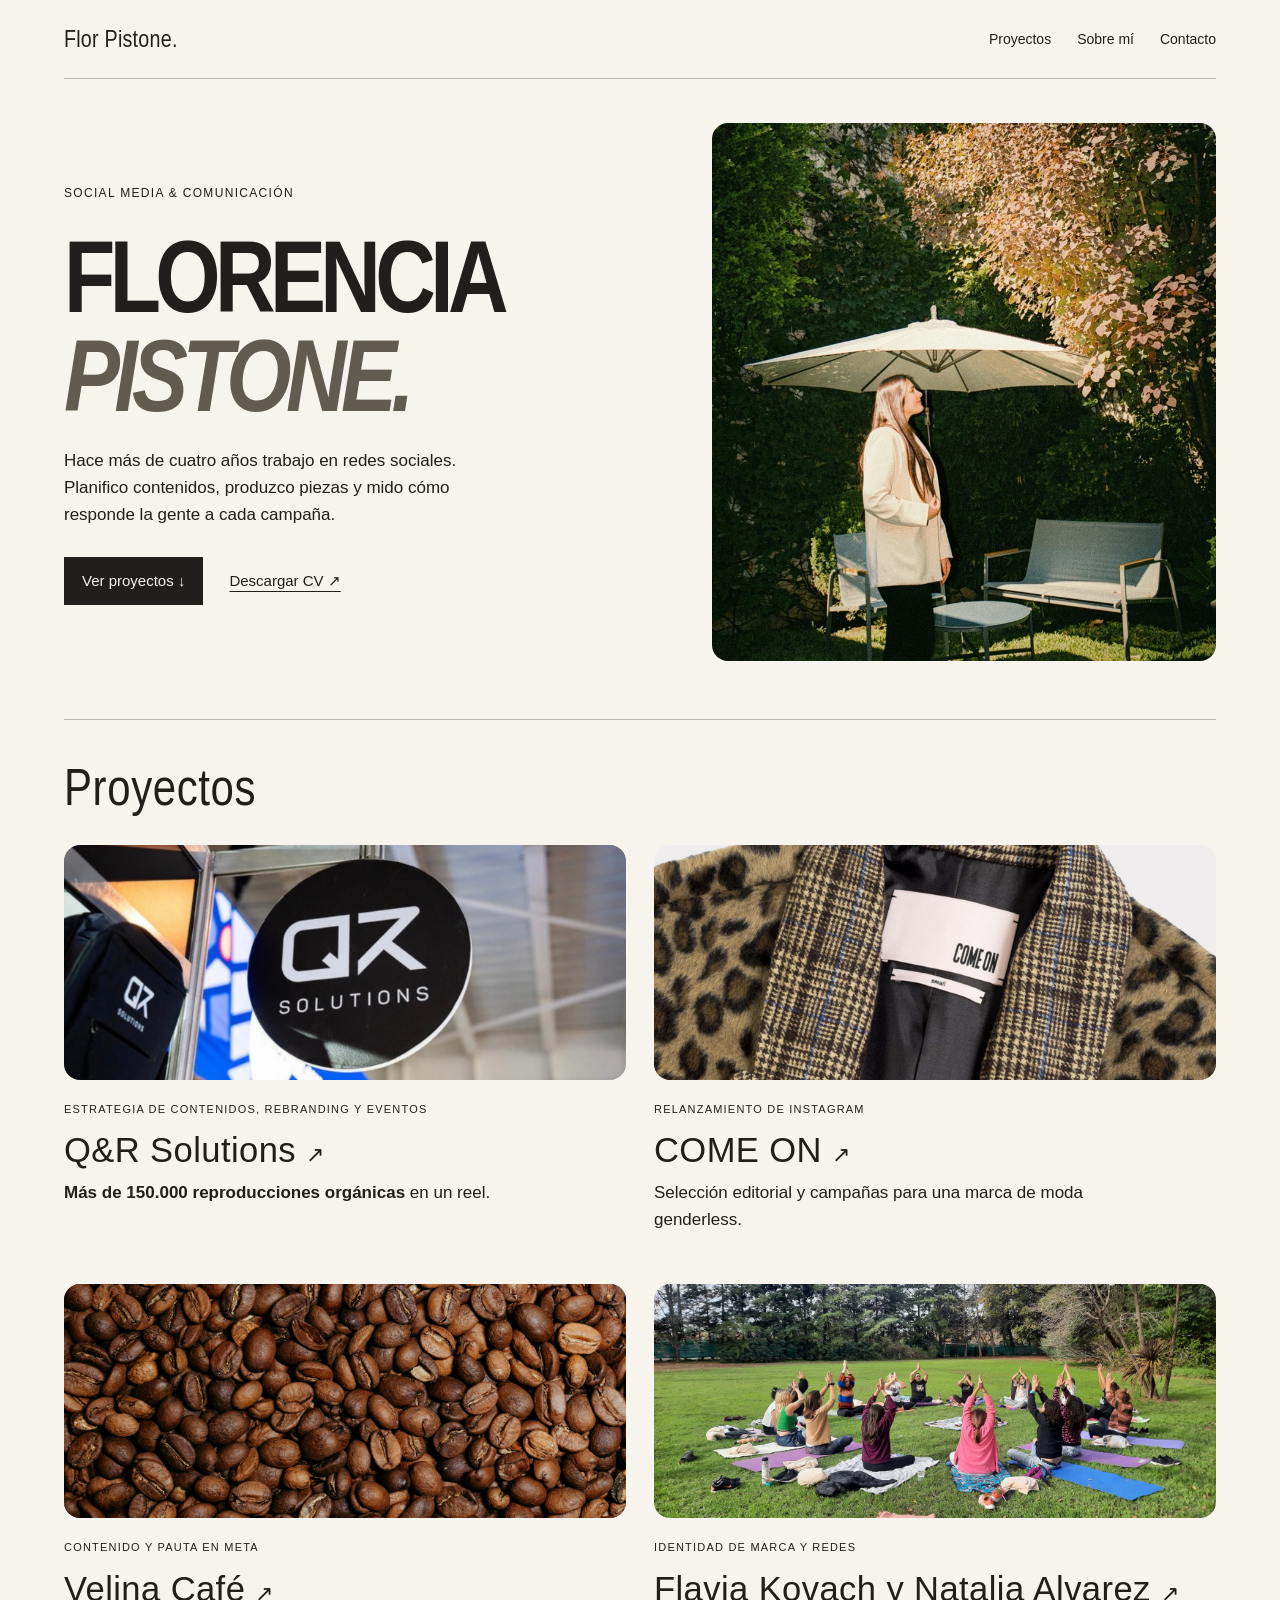
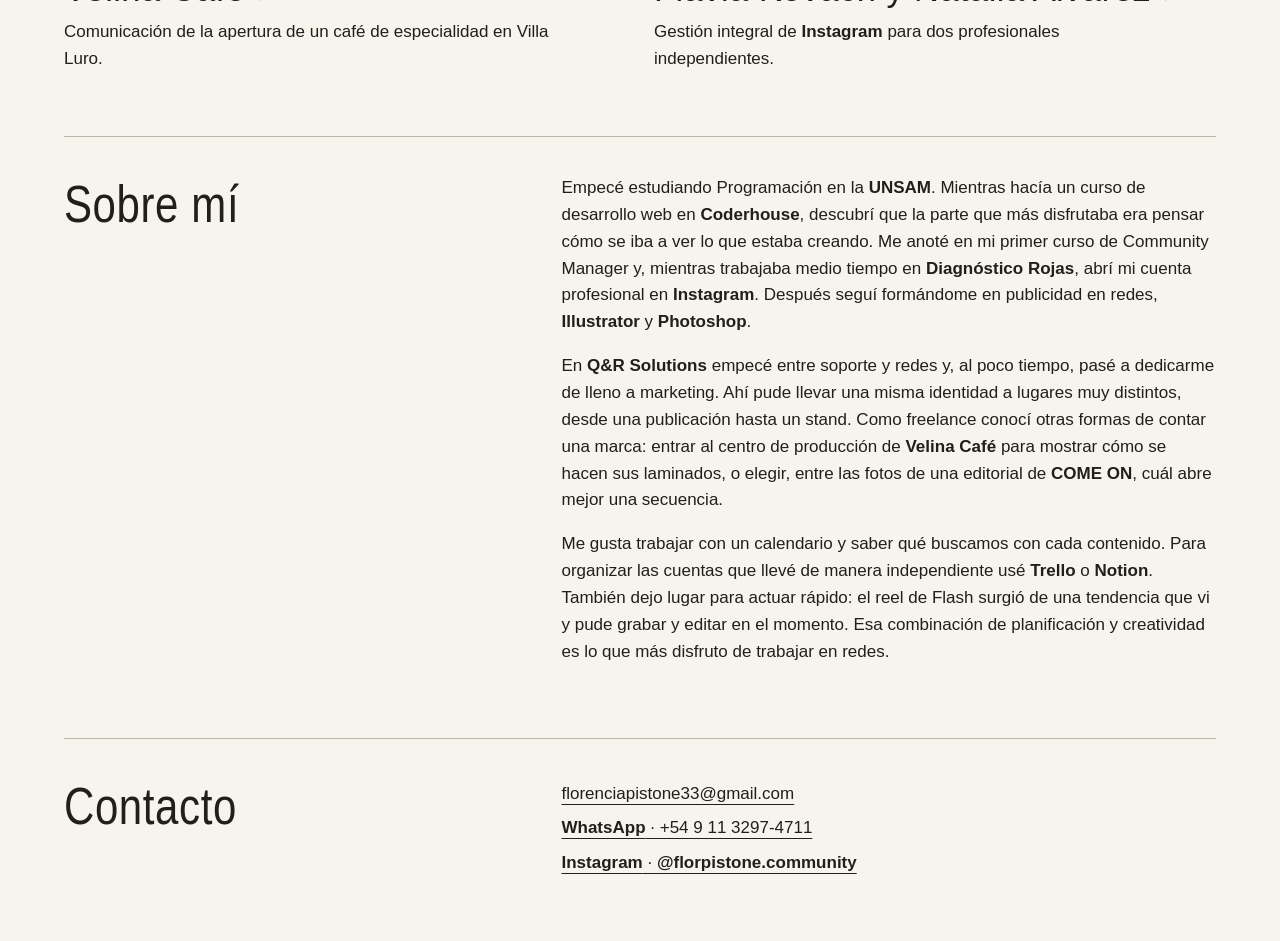
<file: index.html>
<!doctype html><html lang="es-AR"><meta charset="utf-8"><meta name="viewport" content="width=device-width,initial-scale=1"><title>Portfolio · Florencia Pistone</title><link rel="stylesheet" href="style.css"><header><a class="brand" href="index.html">Flor Pistone<span>.</span></a><nav><a href="index.html#proyectos">Proyectos</a><a href="index.html#sobre-mi">Sobre mí</a><a href="#contacto">Contacto</a></nav></header><main><section class="hero"><div><small>Social media & comunicación</small><h1>Florencia<br><em>Pistone.</em></h1><p>Hace más de cuatro años trabajo en redes sociales. Planifico contenidos, produzco piezas y mido cómo responde la gente a cada campaña.</p><div class="actions"><a class="button" href="#proyectos">Ver proyectos ↓</a><a href="CV-Florencia-Pistone.pdf" download>Descargar CV ↗</a></div></div><img loading="lazy" src="img/7566.webp" alt="Florencia Pistone en un jardín"></section><section id="proyectos"><h2>Proyectos</h2><div class="cards"><a class="card qr" href="qr.html"><div class="cover"><img loading="lazy" src="img/portada-qr.jpg" alt="Cartel del stand de Q&amp;R Solutions"></div><small>Estrategia de contenidos, rebranding y eventos</small><h3>Q&R Solutions <span>↗</span></h3><p><strong>Más de 150.000 reproducciones orgánicas</strong> en un reel.</p></a><a class="card come-on" href="come-on.html"><div class="cover"><img loading="lazy" src="img/portada-come-on.jpg" alt="Detalle de una prenda de COME ON"></div><small>Relanzamiento de Instagram</small><h3>COME ON <span>↗</span></h3><p>Selección editorial y campañas para una marca de moda genderless.</p></a><a class="card velina" href="velina.html"><div class="cover"><img loading="lazy" src="img/portada-velina.jpg" alt="Granos de café tostado"></div><small>Contenido y pauta en Meta</small><h3>Velina Café <span>↗</span></h3><p>Comunicación de la apertura de un café de especialidad en Villa Luro.</p></a><a class="card marcas-personales" href="marcas-personales.html"><div class="cover"><img loading="lazy" src="img/portada-marcas-personales.jpg" alt="Encuentro grupal en ronda"></div><small>Identidad de marca y redes</small><h3>Flavia Kovach y Natalia Alvarez <span>↗</span></h3><p>Gestión integral de <strong>Instagram</strong> para dos profesionales independientes.</p></a></div></section><section id="sobre-mi"><h2>Sobre mí</h2><div><p>Empecé estudiando Programación en la <strong>UNSAM</strong>. Mientras hacía un curso de desarrollo web en <strong>Coderhouse</strong>, descubrí que la parte que más disfrutaba era pensar cómo se iba a ver lo que estaba creando. Me anoté en mi primer curso de Community Manager y, mientras trabajaba medio tiempo en <strong>Diagnóstico Rojas</strong>, abrí mi cuenta profesional en <strong>Instagram</strong>. Después seguí formándome en publicidad en redes, <strong>Illustrator</strong> y <strong>Photoshop</strong>.</p>
<p>En <strong>Q&amp;R Solutions</strong> empecé entre soporte y redes y, al poco tiempo, pasé a dedicarme de lleno a marketing. Ahí pude llevar una misma identidad a lugares muy distintos, desde una publicación hasta un stand. Como freelance conocí otras formas de contar una marca: entrar al centro de producción de <strong>Velina Café</strong> para mostrar cómo se hacen sus laminados, o elegir, entre las fotos de una editorial de <strong>COME ON</strong>, cuál abre mejor una secuencia.</p>
<p>Me gusta trabajar con un calendario y saber qué buscamos con cada contenido. Para organizar las cuentas que llevé de manera independiente usé <strong>Trello</strong> o <strong>Notion</strong>. También dejo lugar para actuar rápido: el reel de Flash surgió de una tendencia que vi y pude grabar y editar en el momento. Esa combinación de planificación y creatividad es lo que más disfruto de trabajar en redes.</p></div></section></main><footer id="contacto"><h2>Contacto</h2><div><a href="mailto:florenciapistone33@gmail.com">florenciapistone33@gmail.com</a><br><a href="https://wa.me/5491132974711"><strong>WhatsApp</strong> · +54 9 11 3297-4711</a><br><a href="https://www.instagram.com/florpistone.community/"><strong>Instagram</strong> · <strong>@florpistone.community</strong></a></div></footer></html>
</file>
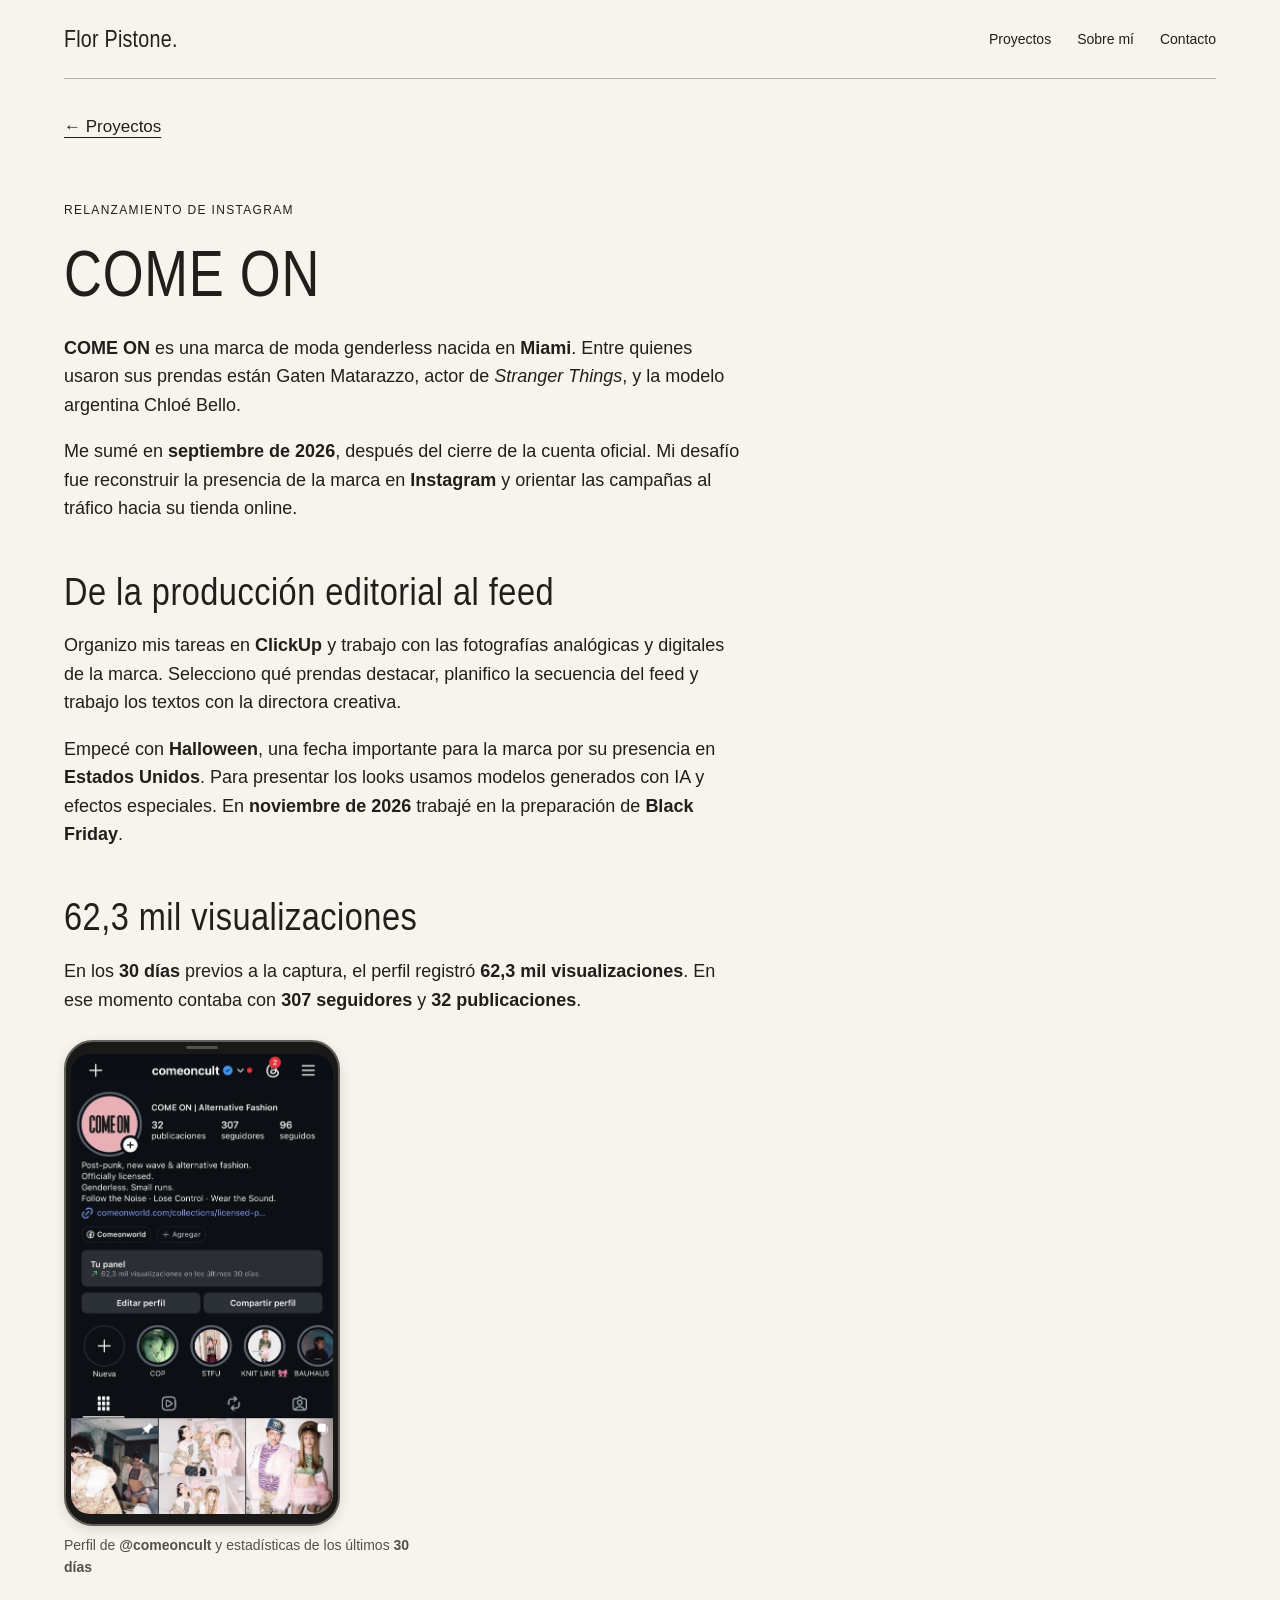
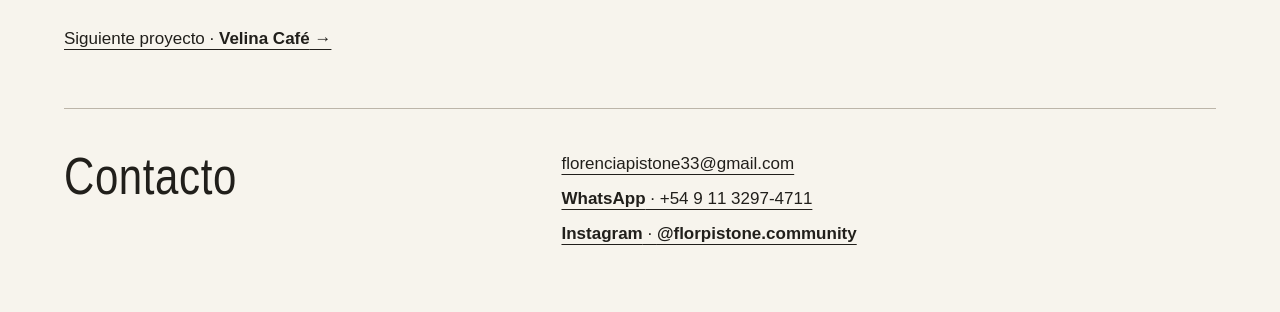
<file: come-on.html>
<!doctype html><html lang="es-AR"><meta charset="utf-8"><meta name="viewport" content="width=device-width,initial-scale=1"><title>COME ON · Florencia Pistone</title><link rel="stylesheet" href="style.css"><header><a class="brand" href="index.html">Flor Pistone<span>.</span></a><nav><a href="index.html#proyectos">Proyectos</a><a href="index.html#sobre-mi">Sobre mí</a><a href="#contacto">Contacto</a></nav></header><main><article><a href="index.html#proyectos">← Proyectos</a><div class="intro"><small>Relanzamiento de Instagram</small><h1>COME ON</h1></div><p><strong>COME ON</strong> es una marca de moda genderless nacida en <strong>Miami</strong>. Entre quienes usaron sus prendas están Gaten Matarazzo, actor de <em>Stranger Things</em>, y la modelo argentina Chloé Bello.</p><p>Me sumé en <strong>septiembre de 2026</strong>, después del cierre de la cuenta oficial. Mi desafío fue reconstruir la presencia de la marca en <strong>Instagram</strong> y orientar las campañas al tráfico hacia su tienda online.</p><h2>De la producción editorial al feed</h2><p>Organizo mis tareas en <strong>ClickUp</strong> y trabajo con las fotografías analógicas y digitales de la marca. Selecciono qué prendas destacar, planifico la secuencia del feed y trabajo los textos con la directora creativa.</p><p>Empecé con <strong>Halloween</strong>, una fecha importante para la marca por su presencia en <strong>Estados Unidos</strong>. Para presentar los looks usamos modelos generados con IA y efectos especiales. En <strong>noviembre de 2026</strong> trabajé en la preparación de <strong>Black Friday</strong>.</p><h2>62,3 mil visualizaciones</h2><p>En los <strong>30 días</strong> previos a la captura, el perfil registró <strong>62,3 mil visualizaciones</strong>. En ese momento contaba con <strong>307 seguidores</strong> y <strong>32 publicaciones</strong>.</p><div class="gallery"><figure><div class="phone-frame"><img loading="lazy" src="img/3244.webp" alt="Perfil de @comeoncult y estadísticas de los últimos 30 días"></div><figcaption>Perfil de <strong>@comeoncult</strong> y estadísticas de los últimos <strong>30 días</strong></figcaption></figure></div><a class="next" href="velina.html">Siguiente proyecto · <strong>Velina Café</strong> →</a></article></main><footer id="contacto"><h2>Contacto</h2><div><a href="mailto:florenciapistone33@gmail.com">florenciapistone33@gmail.com</a><br><a href="https://wa.me/5491132974711"><strong>WhatsApp</strong> · +54 9 11 3297-4711</a><br><a href="https://www.instagram.com/florpistone.community/"><strong>Instagram</strong> · <strong>@florpistone.community</strong></a></div></footer></html>
</file>
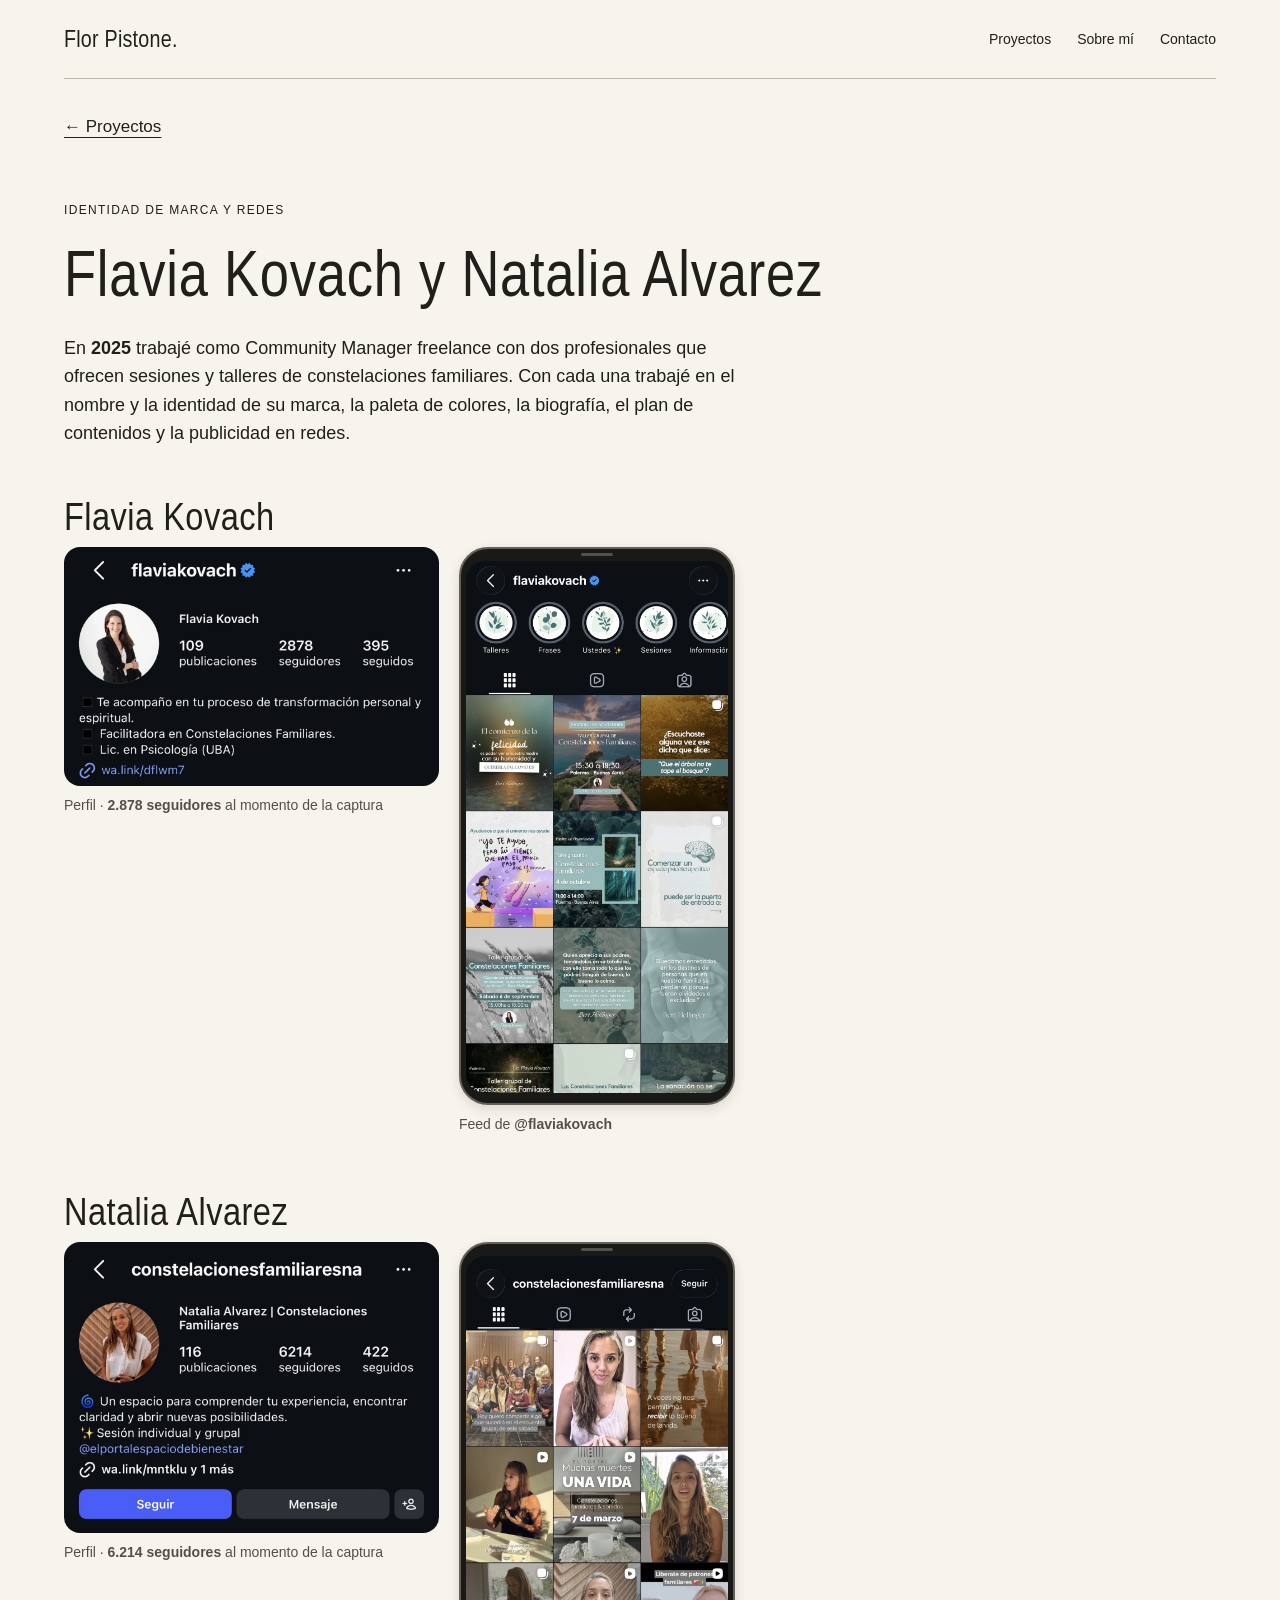
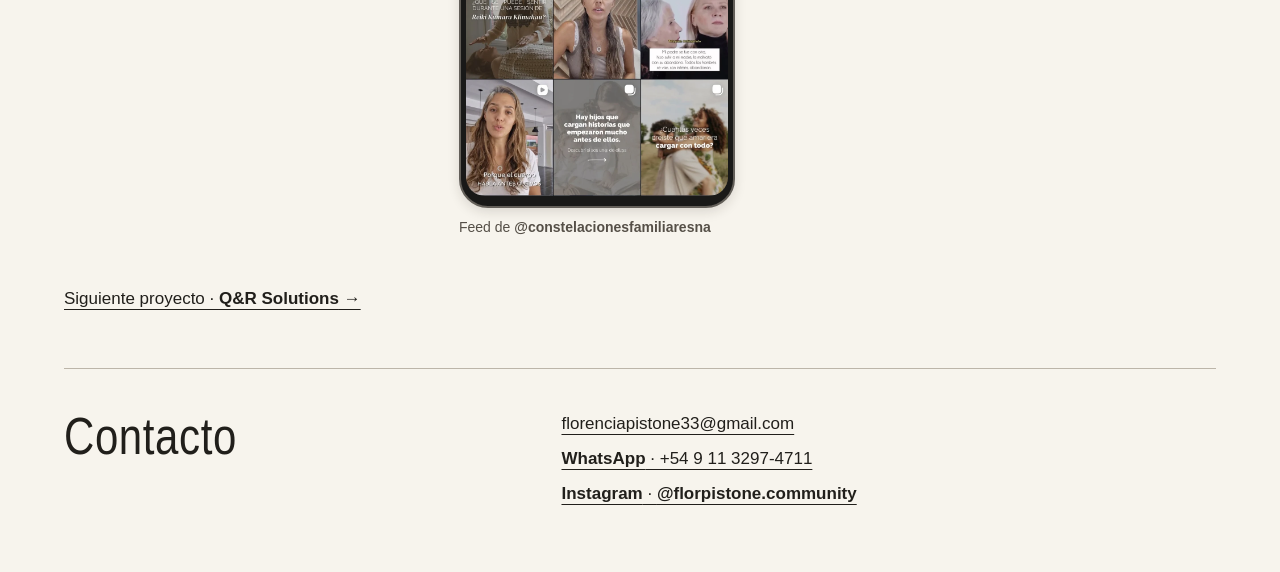
<file: marcas-personales.html>
<!doctype html><html lang="es-AR"><meta charset="utf-8"><meta name="viewport" content="width=device-width,initial-scale=1"><title>Flavia Kovach y Natalia Alvarez · Florencia Pistone</title><link rel="stylesheet" href="style.css"><header><a class="brand" href="index.html">Flor Pistone<span>.</span></a><nav><a href="index.html#proyectos">Proyectos</a><a href="index.html#sobre-mi">Sobre mí</a><a href="#contacto">Contacto</a></nav></header><main><article><a href="index.html#proyectos">← Proyectos</a><div class="intro"><small>Identidad de marca y redes</small><h1>Flavia Kovach y Natalia Alvarez</h1></div><p>En <strong>2025</strong> trabajé como Community Manager freelance con dos profesionales que ofrecen sesiones y talleres de constelaciones familiares. Con cada una trabajé en el nombre y la identidad de su marca, la paleta de colores, la biografía, el plan de contenidos y la publicidad en redes.</p><h2>Flavia Kovach</h2><div class="gallery"><figure><img loading="lazy" src="img/3240.webp" alt="Perfil · 2.878 seguidores al momento de la captura"><figcaption>Perfil · <strong>2.878 seguidores</strong> al momento de la captura</figcaption></figure><figure><div class="phone-frame"><img loading="lazy" src="img/3241.webp" alt="Feed de @flaviakovach"></div><figcaption>Feed de <strong>@flaviakovach</strong></figcaption></figure></div><h2>Natalia Alvarez</h2><div class="gallery"><figure><img loading="lazy" src="img/3242.webp" alt="Perfil · 6.214 seguidores al momento de la captura"><figcaption>Perfil · <strong>6.214 seguidores</strong> al momento de la captura</figcaption></figure><figure><div class="phone-frame"><img loading="lazy" src="img/3243.webp" alt="Feed de @constelacionesfamiliaresna"></div><figcaption>Feed de <strong>@constelacionesfamiliaresna</strong></figcaption></figure></div><a class="next" href="qr.html">Siguiente proyecto · <strong>Q&R Solutions</strong> →</a></article></main><footer id="contacto"><h2>Contacto</h2><div><a href="mailto:florenciapistone33@gmail.com">florenciapistone33@gmail.com</a><br><a href="https://wa.me/5491132974711"><strong>WhatsApp</strong> · +54 9 11 3297-4711</a><br><a href="https://www.instagram.com/florpistone.community/"><strong>Instagram</strong> · <strong>@florpistone.community</strong></a></div></footer></html>
</file>
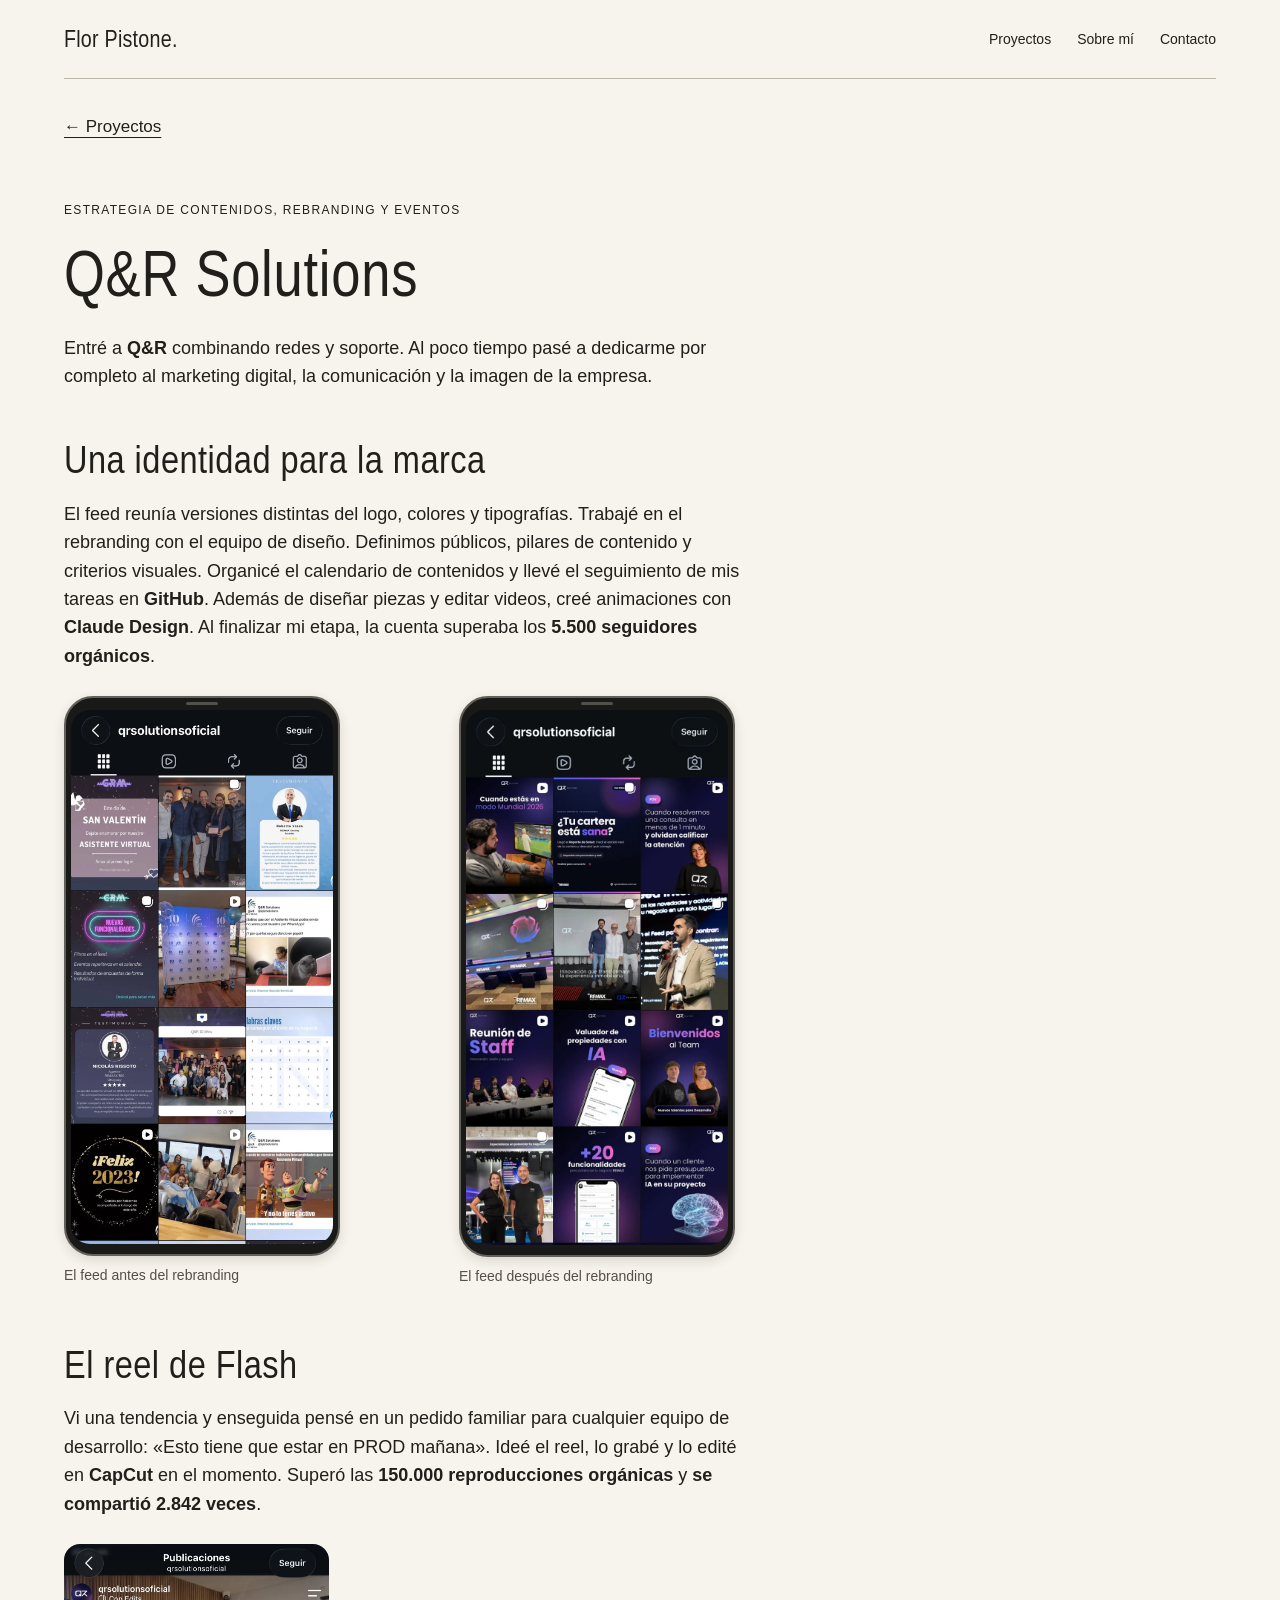
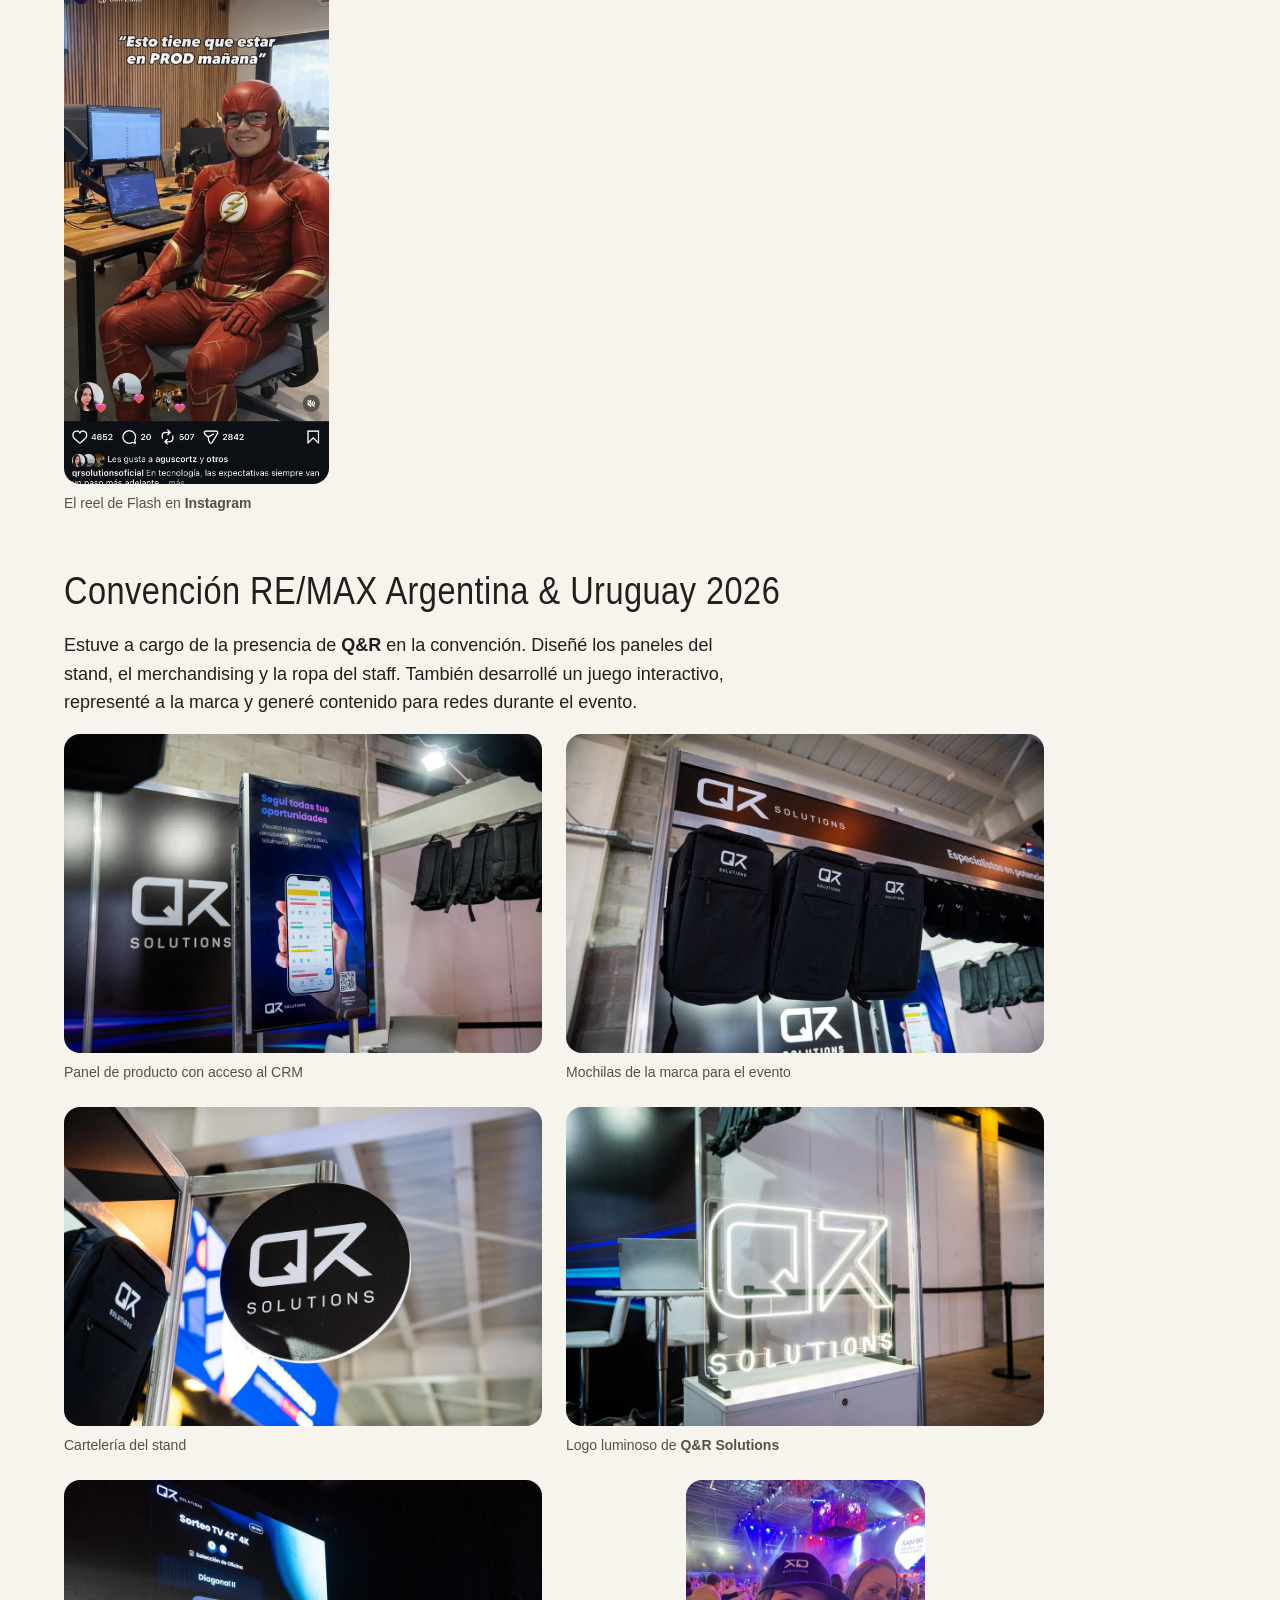
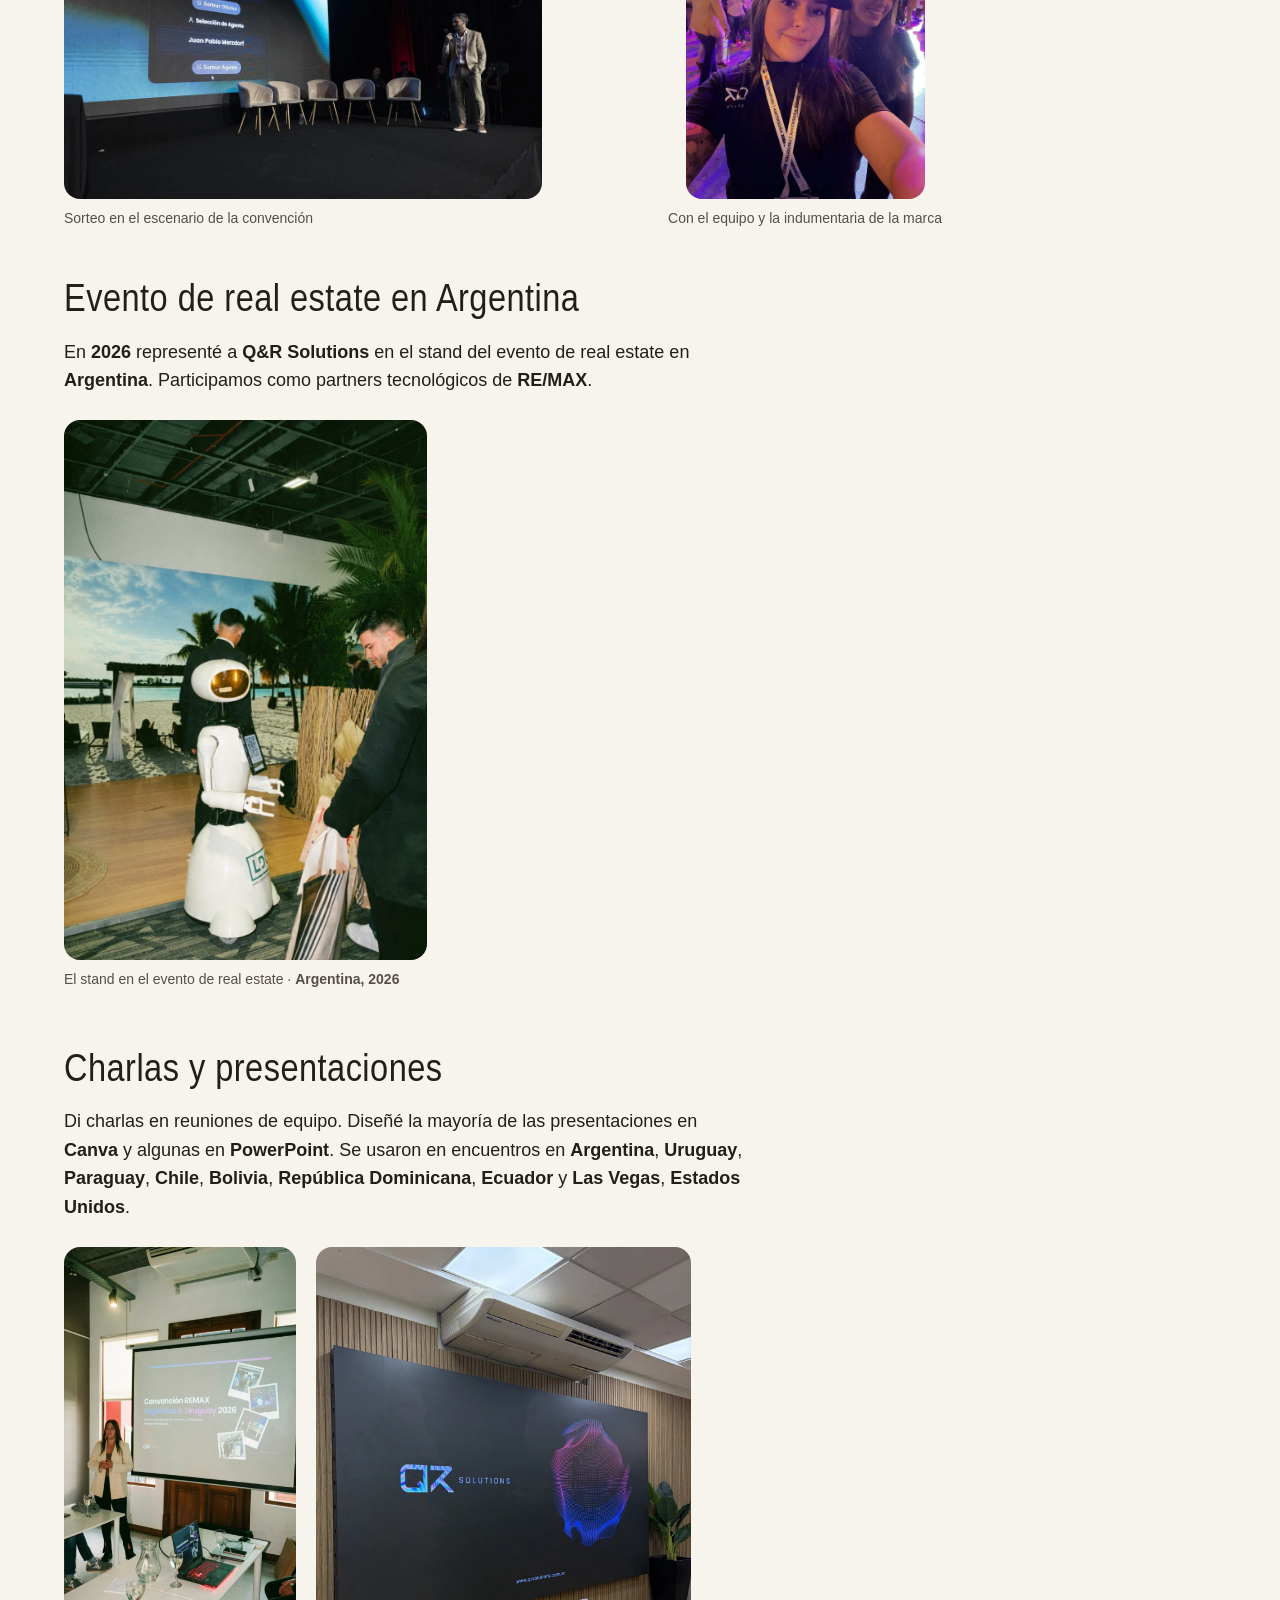
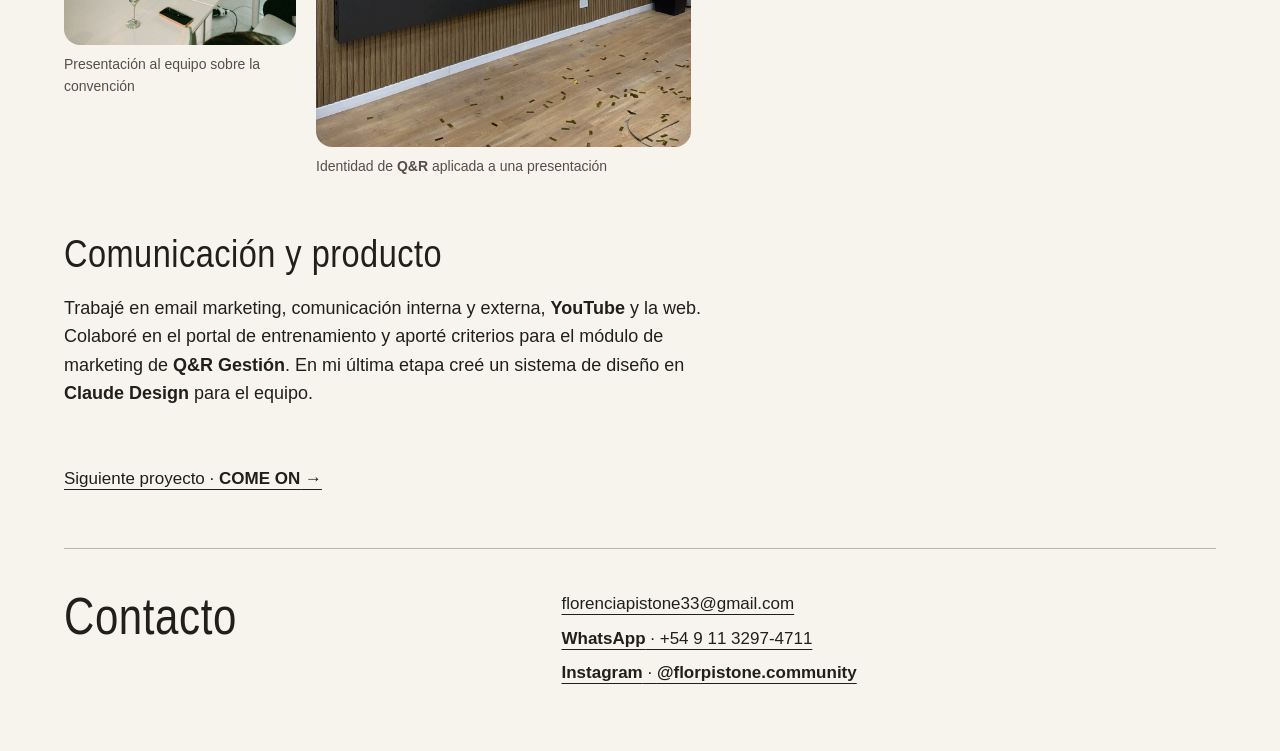
<file: qr.html>
<!doctype html><html lang="es-AR"><meta charset="utf-8"><meta name="viewport" content="width=device-width,initial-scale=1"><title>Q&R Solutions · Florencia Pistone</title><link rel="stylesheet" href="style.css"><header><a class="brand" href="index.html">Flor Pistone<span>.</span></a><nav><a href="index.html#proyectos">Proyectos</a><a href="index.html#sobre-mi">Sobre mí</a><a href="#contacto">Contacto</a></nav></header><main><article><a href="index.html#proyectos">← Proyectos</a><div class="intro"><small>Estrategia de contenidos, rebranding y eventos</small><h1>Q&R Solutions</h1></div><p>Entré a <strong>Q&R</strong> combinando redes y soporte. Al poco tiempo pasé a dedicarme por completo al marketing digital, la comunicación y la imagen de la empresa.</p><h2>Una identidad para la marca</h2><p>El feed reunía versiones distintas del logo, colores y tipografías. Trabajé en el rebranding con el equipo de diseño. Definimos públicos, pilares de contenido y criterios visuales. Organicé el calendario de contenidos y llevé el seguimiento de mis tareas en <strong>GitHub</strong>. Además de diseñar piezas y editar videos, creé animaciones con <strong>Claude Design</strong>. Al finalizar mi etapa, la cuenta superaba los <strong>5.500 seguidores orgánicos</strong>.</p><div class="gallery"><figure><div class="phone-frame"><img loading="lazy" src="img/3235.webp" alt="El feed antes del rebranding"></div><figcaption>El feed antes del rebranding</figcaption></figure><figure><div class="phone-frame"><img loading="lazy" src="img/3236.webp" alt="El feed después del rebranding"></div><figcaption>El feed después del rebranding</figcaption></figure></div><h2>El reel de Flash</h2><p>Vi una tendencia y enseguida pensé en un pedido familiar para cualquier equipo de desarrollo: «Esto tiene que estar en PROD mañana». Ideé el reel, lo grabé y lo edité en <strong>CapCut</strong> en el momento. Superó las <strong>150.000 reproducciones orgánicas</strong> y <strong>se compartió 2.842 veces</strong>.</p><div class="gallery"><figure><img loading="lazy" src="img/3237.webp" alt="El reel de Flash en Instagram"><figcaption>El reel de Flash en <strong>Instagram</strong></figcaption></figure></div><h2 id="convencion">Convención RE/MAX Argentina &amp; Uruguay 2026</h2><p>Estuve a cargo de la presencia de <strong>Q&R</strong> en la convención. Diseñé los paneles del stand, el merchandising y la ropa del staff. También desarrollé un juego interactivo, representé a la marca y generé contenido para redes durante el evento.</p><div class="convencion-fotos"><figure><img loading="lazy" src="img/convencion-panel.webp" width="1080" height="720" alt="Panel de producto con acceso al CRM"><figcaption>Panel de producto con acceso al CRM</figcaption></figure><figure><img loading="lazy" src="img/convencion-mochilas.webp" width="1080" height="720" alt="Mochilas de la marca para el evento"><figcaption>Mochilas de la marca para el evento</figcaption></figure><figure><img loading="lazy" src="img/convencion-cartel.webp" width="1080" height="720" alt="Cartelería del stand"><figcaption>Cartelería del stand</figcaption></figure><figure><img loading="lazy" src="img/convencion-logo.webp" width="1080" height="720" alt="Logo luminoso de Q&R Solutions"><figcaption>Logo luminoso de <strong>Q&R Solutions</strong></figcaption></figure><figure><img loading="lazy" src="img/convencion-sorteo.webp" width="1080" height="720" alt="Sorteo en el escenario de la convención"><figcaption>Sorteo en el escenario de la convención</figcaption></figure><figure class="equipo-vertical"><img loading="lazy" src="img/convencion-equipo.webp" width="1152" height="1536" alt="Con el equipo y la indumentaria de la marca"><figcaption>Con el equipo y la indumentaria de la marca</figcaption></figure></div><h2 id="evento-inmobiliario">Evento de real estate en Argentina</h2><p>En <strong>2026</strong> representé a <strong>Q&amp;R Solutions</strong> en el stand del evento de real estate en <strong>Argentina</strong>. Participamos como partners tecnológicos de <strong>RE/MAX</strong>.</p><div class="gallery"><figure><img loading="lazy" src="img/robot-real-estate.png" alt="Robot en el stand durante el evento inmobiliario"><figcaption>El stand en el evento de real estate · <strong>Argentina, 2026</strong></figcaption></figure></div><h2 id="charlas">Charlas y presentaciones</h2><p>Di charlas en reuniones de equipo. Diseñé la mayoría de las presentaciones en <strong>Canva</strong> y algunas en <strong>PowerPoint</strong>. Se usaron en encuentros en <strong>Argentina</strong>, <strong>Uruguay</strong>, <strong>Paraguay</strong>, <strong>Chile</strong>, <strong>Bolivia</strong>, <strong>República Dominicana</strong>, <strong>Ecuador</strong> y <strong>Las Vegas</strong>, <strong>Estados Unidos</strong>.</p><div class="gallery"><figure class="foto-charla"><img loading="lazy" src="img/charla-equipo.png" alt="Presentación al equipo sobre la convención"><figcaption>Presentación al equipo sobre la convención</figcaption></figure><figure><img loading="lazy" src="img/983.webp" alt="Identidad de Q&R aplicada a una presentación"><figcaption>Identidad de <strong>Q&R</strong> aplicada a una presentación</figcaption></figure></div><h2>Comunicación y producto</h2><p>Trabajé en email marketing, comunicación interna y externa, <strong>YouTube</strong> y la web. Colaboré en el portal de entrenamiento y aporté criterios para el módulo de marketing de <strong>Q&R Gestión</strong>. En mi última etapa creé un sistema de diseño en <strong>Claude Design</strong> para el equipo.</p><a class="next" href="come-on.html">Siguiente proyecto · <strong>COME ON</strong> →</a></article></main><footer id="contacto"><h2>Contacto</h2><div><a href="mailto:florenciapistone33@gmail.com">florenciapistone33@gmail.com</a><br><a href="https://wa.me/5491132974711"><strong>WhatsApp</strong> · +54 9 11 3297-4711</a><br><a href="https://www.instagram.com/florpistone.community/"><strong>Instagram</strong> · <strong>@florpistone.community</strong></a></div></footer></html>
</file>
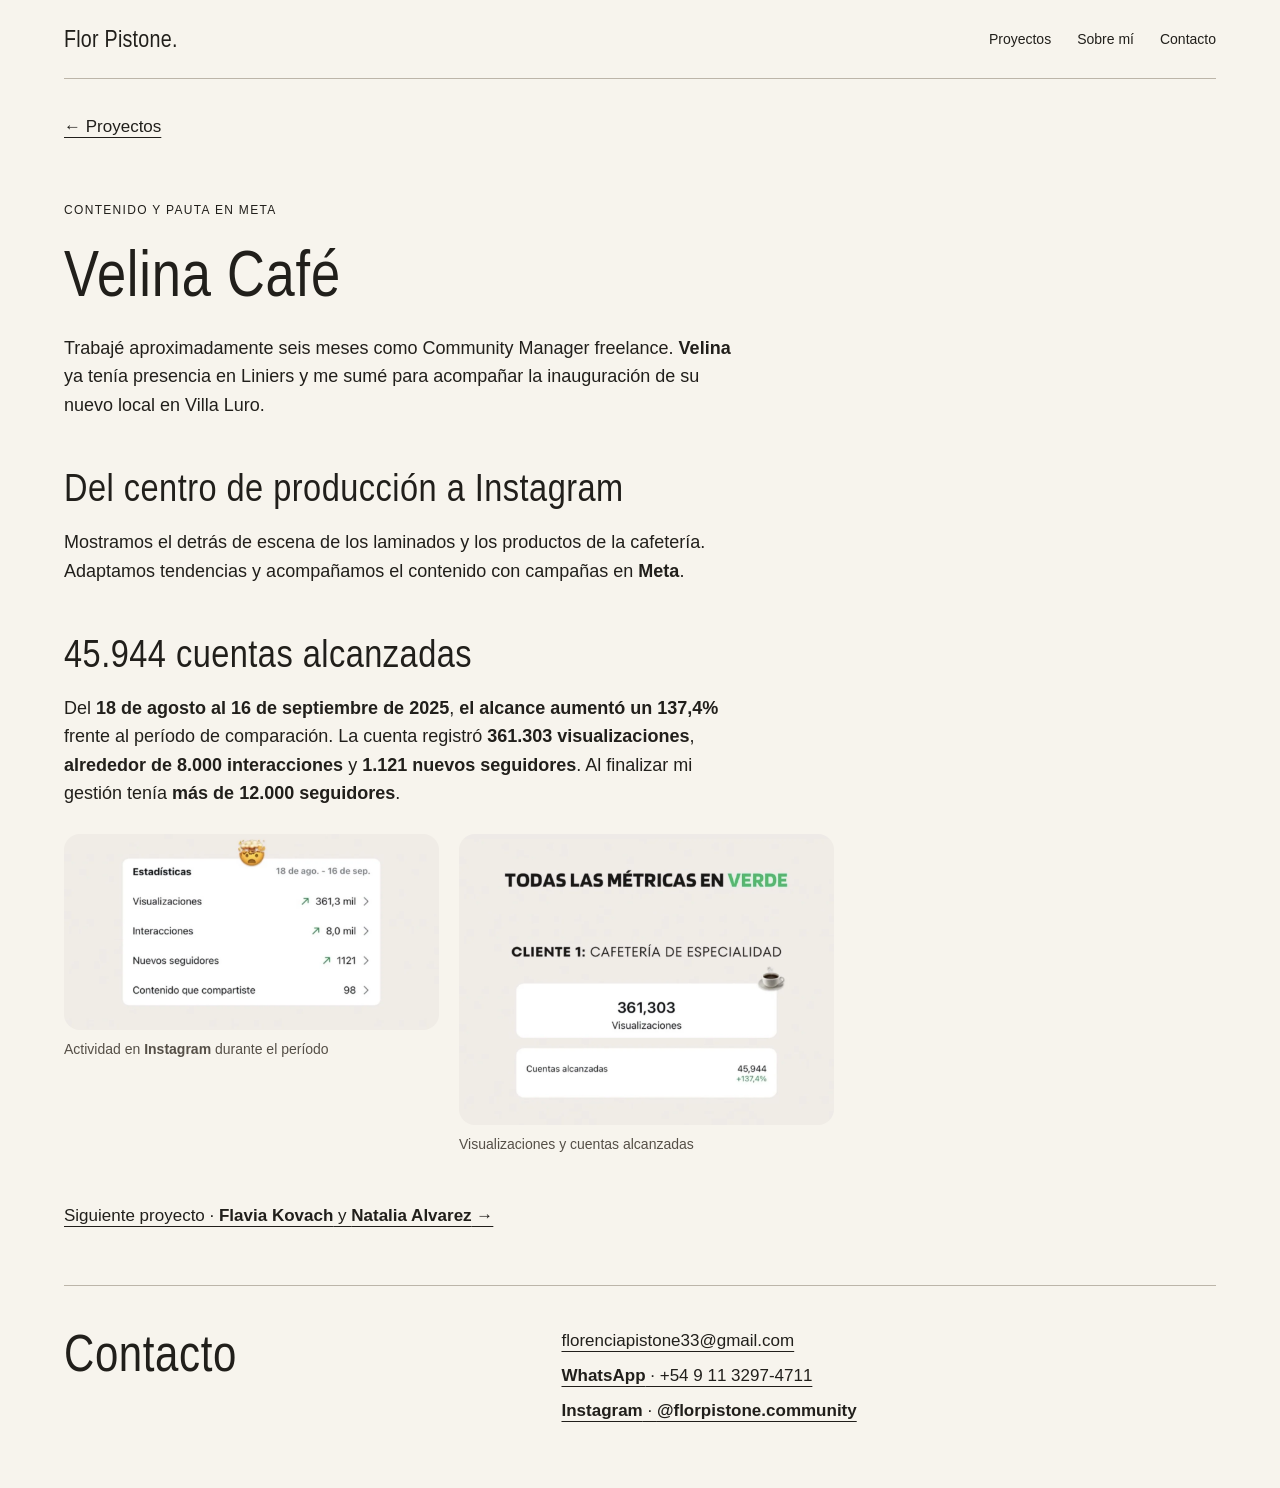
<file: velina.html>
<!doctype html><html lang="es-AR"><meta charset="utf-8"><meta name="viewport" content="width=device-width,initial-scale=1"><title>Velina Café · Florencia Pistone</title><link rel="stylesheet" href="style.css"><header><a class="brand" href="index.html">Flor Pistone<span>.</span></a><nav><a href="index.html#proyectos">Proyectos</a><a href="index.html#sobre-mi">Sobre mí</a><a href="#contacto">Contacto</a></nav></header><main><article><a href="index.html#proyectos">← Proyectos</a><div class="intro"><small>Contenido y pauta en Meta</small><h1>Velina Café</h1></div><p>Trabajé aproximadamente seis meses como Community Manager freelance. <strong>Velina</strong> ya tenía presencia en Liniers y me sumé para acompañar la inauguración de su nuevo local en Villa Luro.</p><h2>Del centro de producción a Instagram</h2><p>Mostramos el detrás de escena de los laminados y los productos de la cafetería. Adaptamos tendencias y acompañamos el contenido con campañas en <strong>Meta</strong>.</p><h2>45.944 cuentas alcanzadas</h2><p>Del <strong>18 de agosto al 16 de septiembre de 2025</strong>, <strong>el alcance aumentó un 137,4%</strong> frente al período de comparación. La cuenta registró <strong>361.303 visualizaciones</strong>, <strong>alrededor de 8.000 interacciones</strong> y <strong>1.121 nuevos seguidores</strong>. Al finalizar mi gestión tenía <strong>más de 12.000 seguidores</strong>.</p><div class="gallery"><figure><img loading="lazy" src="img/3238.webp" alt="Actividad en Instagram durante el período"><figcaption>Actividad en <strong>Instagram</strong> durante el período</figcaption></figure><figure><img loading="lazy" src="img/3239.webp" alt="Visualizaciones y cuentas alcanzadas"><figcaption>Visualizaciones y cuentas alcanzadas</figcaption></figure></div><a class="next" href="marcas-personales.html">Siguiente proyecto · <strong>Flavia Kovach</strong> y <strong>Natalia Alvarez</strong> →</a></article></main><footer id="contacto"><h2>Contacto</h2><div><a href="mailto:florenciapistone33@gmail.com">florenciapistone33@gmail.com</a><br><a href="https://wa.me/5491132974711"><strong>WhatsApp</strong> · +54 9 11 3297-4711</a><br><a href="https://www.instagram.com/florpistone.community/"><strong>Instagram</strong> · <strong>@florpistone.community</strong></a></div></footer></html>
</file>
<file: style.css>
:root{--paper:#f7f4ed;--ink:#211f1b;--sand:#ded7ca;--line:#bcb5a9}*{box-sizing:border-box}html{scroll-behavior:smooth}body{margin:0;background:var(--paper);color:var(--ink);font:17px/1.58 Arial,sans-serif}a{color:inherit;text-underline-offset:5px}a:focus-visible{outline:3px solid #946021;outline-offset:4px}header,main,footer{width:min(1170px,90%);margin:auto}header{display:flex;align-items:center;justify-content:space-between;padding:20px 0;border-bottom:1px solid var(--line)}.brand{font-weight:400;font-size:24px;letter-spacing:.01em}header a,.card,.button{text-decoration:none}nav,.actions{display:flex;gap:26px;align-items:center}nav{font-size:14px}nav a:hover,.card:hover h3{text-decoration:underline}.hero{display:grid;grid-template-columns:1.15fr 1fr;align-items:center;gap:6%;padding:44px 0 58px}.hero img{width:100%;height:clamp(400px,42vw,585px);object-fit:cover;object-position:50% 66%}h1,h2,h3{margin:0;line-height:1.13;letter-spacing:.012em;font-weight:400}h1,h2,.brand{font-family:'Arial Narrow','Liberation Sans Narrow',Arial,sans-serif}h1{font-size:clamp(48px,6.6vw,90px)}.hero h1 {
  margin: 20px 0 24px;
  font-size: clamp(62px, 8vw, 118px);
  font-weight: 900;
  line-height: .97;
  letter-spacing: -.055em;
  text-transform: uppercase;
}.hero em{color:#625c50}small{font-size:12px;font-weight:400;letter-spacing:.11em;text-transform:uppercase}.hero p{max-width:42ch}.actions{margin-top:28px;font-size:15px}.button{background:var(--ink);color:var(--paper);padding:12px 18px}.button:hover{background:#514b40}h2{font-size:clamp(34px,4vw,55px)}#proyectos,#sobre-mi,footer{border-top:1px solid var(--line);padding:38px 0 55px}.cards{display:grid;grid-template-columns:1fr 1fr;gap:42px 28px;margin-top:30px}.cover{aspect-ratio:1536/640;overflow:hidden;background:var(--sand);margin-bottom:15px}.cover img{width:100%;height:100%;object-fit:cover}.velina .cover img{object-fit:contain;background:#292e70}.marcas-personales .cover img{object-position:center 45%}h3{font-size:clamp(24px,2.7vw,36px);margin:10px 0}.card h3 span{font-size:.65em}.card p{margin:8px 0;max-width:52ch}.card small{font-size:11px}#sobre-mi,footer{display:grid;grid-template-columns:1fr 1.4fr;gap:30px}#sobre-mi p:first-child{margin-top:0}footer{padding-bottom:60px}footer a{display:inline-block;margin:4px 0}article{padding:35px 0 55px}article>p{max-width:68ch;font-size:18px}.intro{margin:55px 0 25px}.intro h1{margin-top:14px;font-size:clamp(38px,5vw,68px)}article h2{font-size:clamp(27px,3.1vw,40px);margin-top:46px}.gallery{display:flex;gap:20px;align-items:flex-start;flex-wrap:wrap}figure{margin:8px 0;max-width:48%;width:375px}figure img{max-width:100%;max-height:540px;display:block}figcaption{font-size:14px;color:#554f47;padding-top:8px}.next{display:inline-block;margin-top:40px}@media(max-width:700px){header,main,footer{width:90%}header{gap:10px}.brand{font-size:20px}nav{gap:12px;font-size:12px}.hero,.cards,#sobre-mi,footer{grid-template-columns:1fr}.hero{gap:28px;padding:32px 0}.hero img{height:340px;object-position:center 64%}.hero h1{font-size:clamp(52px,15vw,88px)}.gallery{display:grid;grid-template-columns:1fr}figure{max-width:100%}.intro{margin-top:30px}.actions{gap:20px}.card small{letter-spacing:.07em}footer a{overflow-wrap:anywhere}}

.hero img, .cover, figure img { border-radius: 16px; }

.convencion-fotos { display: grid; grid-template-columns: repeat(2, minmax(0, 1fr)); gap: 24px; max-width: 980px; }
.convencion-fotos figure { width: 100%; max-width: none; margin: 0; }

.convencion-fotos img {
  display: block;
  width: 100%;
  height: auto;
  aspect-ratio: 3 / 2;
  max-height: none;
  object-fit: contain;
}
@media (max-width: 700px) { .convencion-fotos { grid-template-columns: 1fr; } }

.gallery .foto-charla { width: min(100%, 232px); }
.foto-charla img { width: 100%; height: auto; }

.convencion-fotos .equipo-vertical img {
  width: 50%;
  aspect-ratio: auto;
  margin-inline: auto;
}
.equipo-vertical figcaption { text-align: center; }
.phone-frame {
  width: min(100%, 276px);
  position: relative;
  padding: 12px 5px 10px;
  border: 2px solid #635f59;
  border-radius: 29px;
  background: #191918;
  box-shadow: 0 4px 12px #25201a22;
}
.phone-frame::before {
  content: "";
  position: absolute;
  width: 32px;
  height: 3px;
  border-radius: 3px;
  background: #52514d;
  top: 4px;
  left: calc(50% - 16px);
}
.phone-frame img { width: 100%; height: auto; max-height: none; border-radius: 19px; }
</file>
